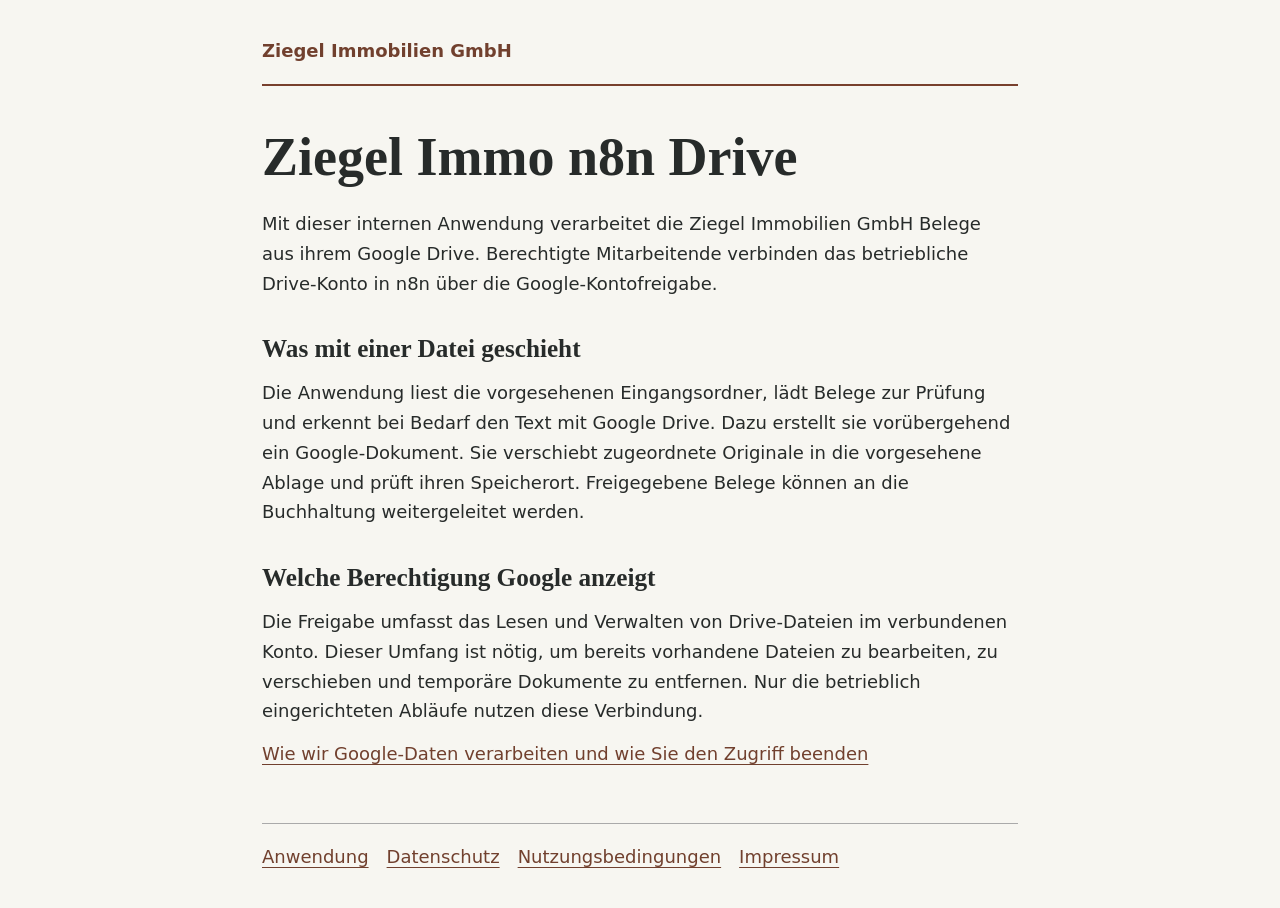
<file: index.html>
<!doctype html>
<html lang="de"><head><meta charset="utf-8"><meta name="viewport" content="width=device-width,initial-scale=1"><meta name="robots" content="noindex"><title>Ziegel Immo n8n Drive · Ziegel Immobilien GmbH</title><link rel="stylesheet" href="stil.css"></head><body><header><a href="index.html">Ziegel Immobilien GmbH</a></header><main><h1>Ziegel Immo n8n Drive</h1><p>Mit dieser internen Anwendung verarbeitet die Ziegel Immobilien GmbH Belege aus ihrem Google Drive. Berechtigte Mitarbeitende verbinden das betriebliche Drive-Konto in n8n über die Google-Kontofreigabe.</p>
<h2>Was mit einer Datei geschieht</h2><p>Die Anwendung liest die vorgesehenen Eingangsordner, lädt Belege zur Prüfung und erkennt bei Bedarf den Text mit Google Drive. Dazu erstellt sie vorübergehend ein Google-Dokument. Sie verschiebt zugeordnete Originale in die vorgesehene Ablage und prüft ihren Speicherort. Freigegebene Belege können an die Buchhaltung weitergeleitet werden.</p>
<h2>Welche Berechtigung Google anzeigt</h2><p>Die Freigabe umfasst das Lesen und Verwalten von Drive-Dateien im verbundenen Konto. Dieser Umfang ist nötig, um bereits vorhandene Dateien zu bearbeiten, zu verschieben und temporäre Dokumente zu entfernen. Nur die betrieblich eingerichteten Abläufe nutzen diese Verbindung.</p>
<p><a href="datenschutz.html">Wie wir Google-Daten verarbeiten und wie Sie den Zugriff beenden</a></p></main><footer><nav aria-label="Informationen"><a href="index.html">Anwendung</a><a href="datenschutz.html">Datenschutz</a><a href="nutzung.html">Nutzungsbedingungen</a><a href="anbieter.html">Impressum</a></nav></footer></body></html>
</file>
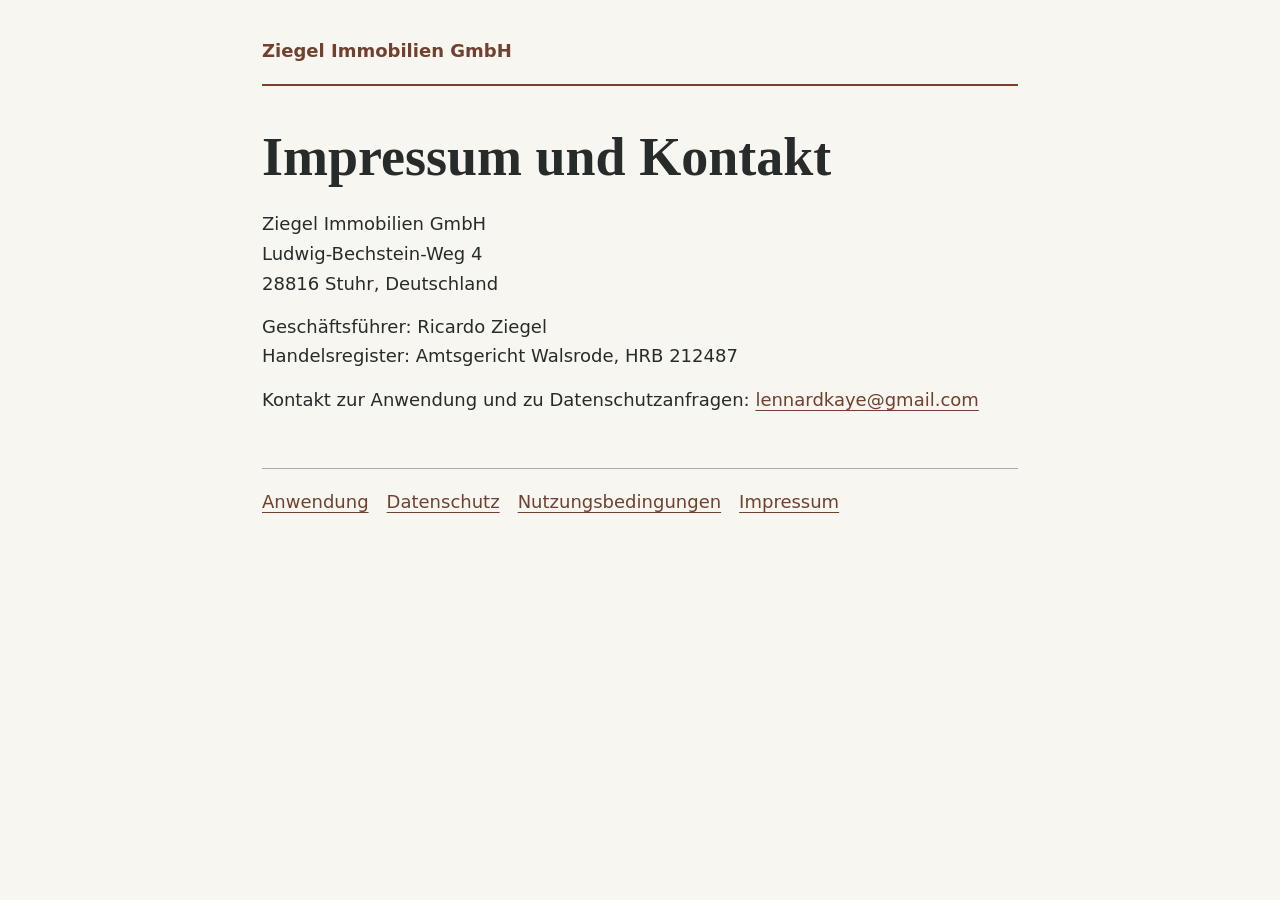
<file: anbieter.html>
<!doctype html>
<html lang="de"><head><meta charset="utf-8"><meta name="viewport" content="width=device-width,initial-scale=1"><meta name="robots" content="noindex"><title>Impressum und Kontakt · Ziegel Immobilien GmbH</title><link rel="stylesheet" href="stil.css"></head><body><header><a href="index.html">Ziegel Immobilien GmbH</a></header><main><h1>Impressum und Kontakt</h1><p>Ziegel Immobilien GmbH<br>Ludwig-Bechstein-Weg 4<br>28816 Stuhr, Deutschland</p><p>Geschäftsführer: Ricardo Ziegel<br>Handelsregister: Amtsgericht Walsrode, HRB 212487</p><p>Kontakt zur Anwendung und zu Datenschutzanfragen: <a href="mailto:lennardkaye@gmail.com">lennardkaye@gmail.com</a></p></main><footer><nav aria-label="Informationen"><a href="index.html">Anwendung</a><a href="datenschutz.html">Datenschutz</a><a href="nutzung.html">Nutzungsbedingungen</a><a href="anbieter.html">Impressum</a></nav></footer></body></html>
</file>
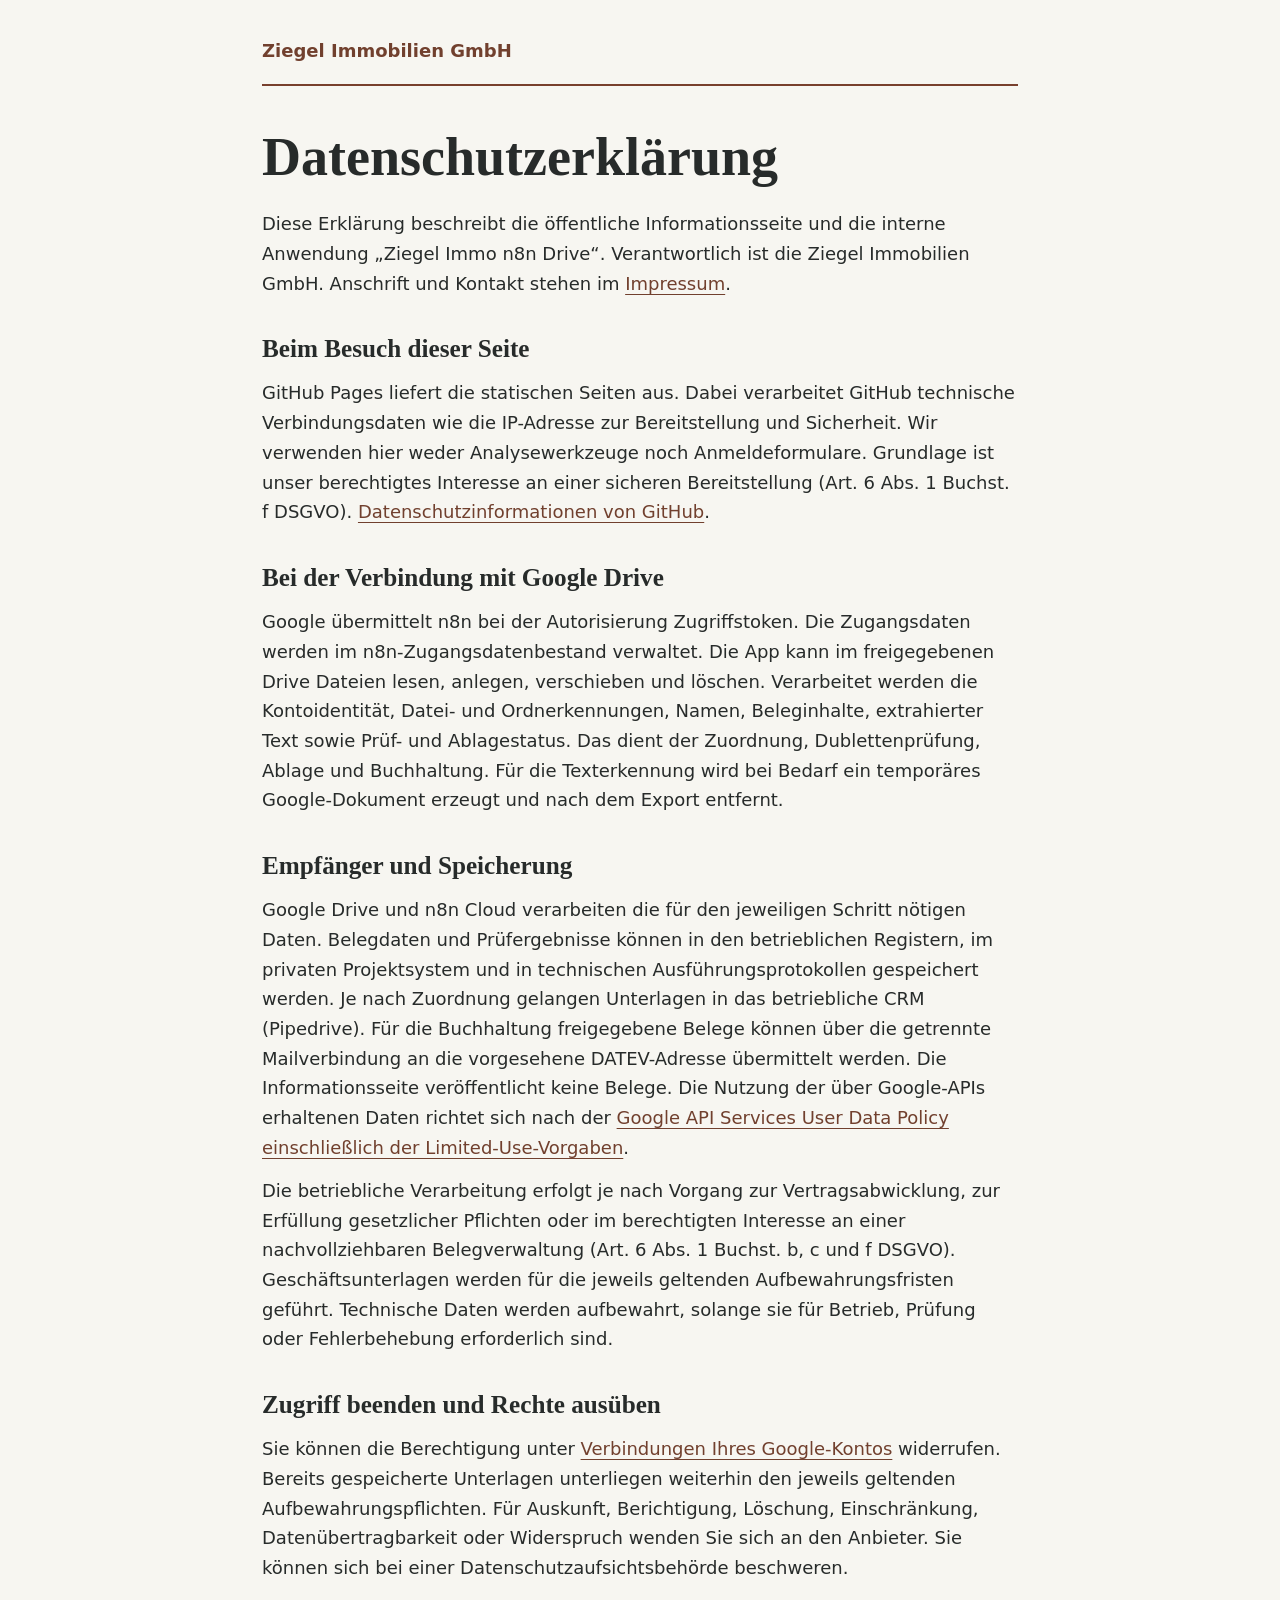
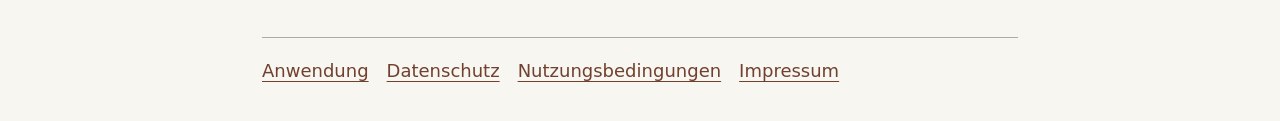
<file: datenschutz.html>
<!doctype html>
<html lang="de"><head><meta charset="utf-8"><meta name="viewport" content="width=device-width,initial-scale=1"><meta name="robots" content="noindex"><title>Datenschutzerklärung · Ziegel Immobilien GmbH</title><link rel="stylesheet" href="stil.css"></head><body><header><a href="index.html">Ziegel Immobilien GmbH</a></header><main><h1>Datenschutzerklärung</h1><p>Diese Erklärung beschreibt die öffentliche Informationsseite und die interne Anwendung „Ziegel Immo n8n Drive“. Verantwortlich ist die Ziegel Immobilien GmbH. Anschrift und Kontakt stehen im <a href="anbieter.html">Impressum</a>.</p>
<h2>Beim Besuch dieser Seite</h2><p>GitHub Pages liefert die statischen Seiten aus. Dabei verarbeitet GitHub technische Verbindungsdaten wie die IP-Adresse zur Bereitstellung und Sicherheit. Wir verwenden hier weder Analysewerkzeuge noch Anmeldeformulare. Grundlage ist unser berechtigtes Interesse an einer sicheren Bereitstellung (Art. 6 Abs. 1 Buchst. f DSGVO). <a href="https://docs.github.com/de/site-policy/privacy-policies/github-general-privacy-statement">Datenschutzinformationen von GitHub</a>.</p>
<h2>Bei der Verbindung mit Google Drive</h2><p>Google übermittelt n8n bei der Autorisierung Zugriffstoken. Die Zugangsdaten werden im n8n-Zugangsdatenbestand verwaltet. Die App kann im freigegebenen Drive Dateien lesen, anlegen, verschieben und löschen. Verarbeitet werden die Kontoidentität, Datei- und Ordnerkennungen, Namen, Beleginhalte, extrahierter Text sowie Prüf- und Ablagestatus. Das dient der Zuordnung, Dublettenprüfung, Ablage und Buchhaltung. Für die Texterkennung wird bei Bedarf ein temporäres Google-Dokument erzeugt und nach dem Export entfernt.</p>
<h2>Empfänger und Speicherung</h2><p>Google Drive und n8n Cloud verarbeiten die für den jeweiligen Schritt nötigen Daten. Belegdaten und Prüfergebnisse können in den betrieblichen Registern, im privaten Projektsystem und in technischen Ausführungsprotokollen gespeichert werden. Je nach Zuordnung gelangen Unterlagen in das betriebliche CRM (Pipedrive). Für die Buchhaltung freigegebene Belege können über die getrennte Mailverbindung an die vorgesehene DATEV-Adresse übermittelt werden. Die Informationsseite veröffentlicht keine Belege. Die Nutzung der über Google-APIs erhaltenen Daten richtet sich nach der <a href="https://developers.google.com/terms/api-services-user-data-policy">Google API Services User Data Policy einschließlich der Limited-Use-Vorgaben</a>.</p>
<p>Die betriebliche Verarbeitung erfolgt je nach Vorgang zur Vertragsabwicklung, zur Erfüllung gesetzlicher Pflichten oder im berechtigten Interesse an einer nachvollziehbaren Belegverwaltung (Art. 6 Abs. 1 Buchst. b, c und f DSGVO). Geschäftsunterlagen werden für die jeweils geltenden Aufbewahrungsfristen geführt. Technische Daten werden aufbewahrt, solange sie für Betrieb, Prüfung oder Fehlerbehebung erforderlich sind.</p>
<h2>Zugriff beenden und Rechte ausüben</h2><p>Sie können die Berechtigung unter <a href="https://myaccount.google.com/connections">Verbindungen Ihres Google-Kontos</a> widerrufen. Bereits gespeicherte Unterlagen unterliegen weiterhin den jeweils geltenden Aufbewahrungspflichten. Für Auskunft, Berichtigung, Löschung, Einschränkung, Datenübertragbarkeit oder Widerspruch wenden Sie sich an den Anbieter. Sie können sich bei einer Datenschutzaufsichtsbehörde beschweren.</p></main><footer><nav aria-label="Informationen"><a href="index.html">Anwendung</a><a href="datenschutz.html">Datenschutz</a><a href="nutzung.html">Nutzungsbedingungen</a><a href="anbieter.html">Impressum</a></nav></footer></body></html>
</file>
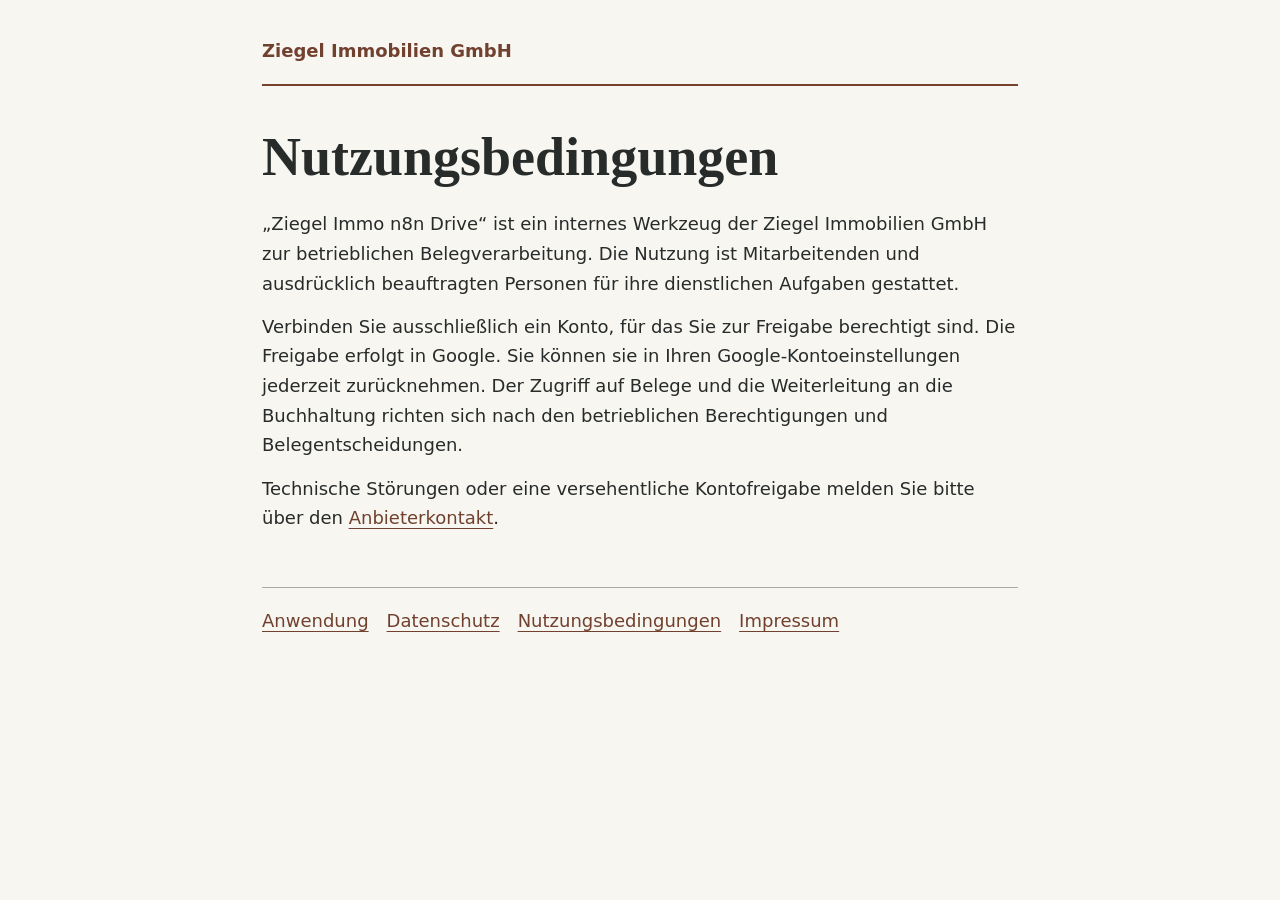
<file: nutzung.html>
<!doctype html>
<html lang="de"><head><meta charset="utf-8"><meta name="viewport" content="width=device-width,initial-scale=1"><meta name="robots" content="noindex"><title>Nutzungsbedingungen · Ziegel Immobilien GmbH</title><link rel="stylesheet" href="stil.css"></head><body><header><a href="index.html">Ziegel Immobilien GmbH</a></header><main><h1>Nutzungsbedingungen</h1><p>„Ziegel Immo n8n Drive“ ist ein internes Werkzeug der Ziegel Immobilien GmbH zur betrieblichen Belegverarbeitung. Die Nutzung ist Mitarbeitenden und ausdrücklich beauftragten Personen für ihre dienstlichen Aufgaben gestattet.</p><p>Verbinden Sie ausschließlich ein Konto, für das Sie zur Freigabe berechtigt sind. Die Freigabe erfolgt in Google. Sie können sie in Ihren Google-Kontoeinstellungen jederzeit zurücknehmen. Der Zugriff auf Belege und die Weiterleitung an die Buchhaltung richten sich nach den betrieblichen Berechtigungen und Belegentscheidungen.</p><p>Technische Störungen oder eine versehentliche Kontofreigabe melden Sie bitte über den <a href="anbieter.html">Anbieterkontakt</a>.</p></main><footer><nav aria-label="Informationen"><a href="index.html">Anwendung</a><a href="datenschutz.html">Datenschutz</a><a href="nutzung.html">Nutzungsbedingungen</a><a href="anbieter.html">Impressum</a></nav></footer></body></html>
</file>
<file: stil.css>
*{box-sizing:border-box}html{background:#f7f6f1;color:#272b2a;font:18px/1.65 system-ui,sans-serif}body{max-width:48rem;margin:auto;padding:2rem clamp(1rem,5vw,3rem)}header{border-bottom:2px solid #78402d;padding-bottom:1rem}header a{font-weight:650;text-decoration:none}h1,h2{line-height:1.22;font-family:Georgia,serif}h1{font-size:clamp(2rem,5vw,3rem);margin:2.2rem 0 1rem}h2{font-size:1.4rem;margin:2rem 0 .5rem}p{margin:.75rem 0}a{color:#71402e;text-underline-offset:.2em}a:focus-visible{outline:2px solid #713c25;outline-offset:4px}footer{margin-top:3rem;padding-top:1rem;border-top:1px solid #aaa}nav{display:flex;gap:1rem;flex-wrap:wrap}
</file>
